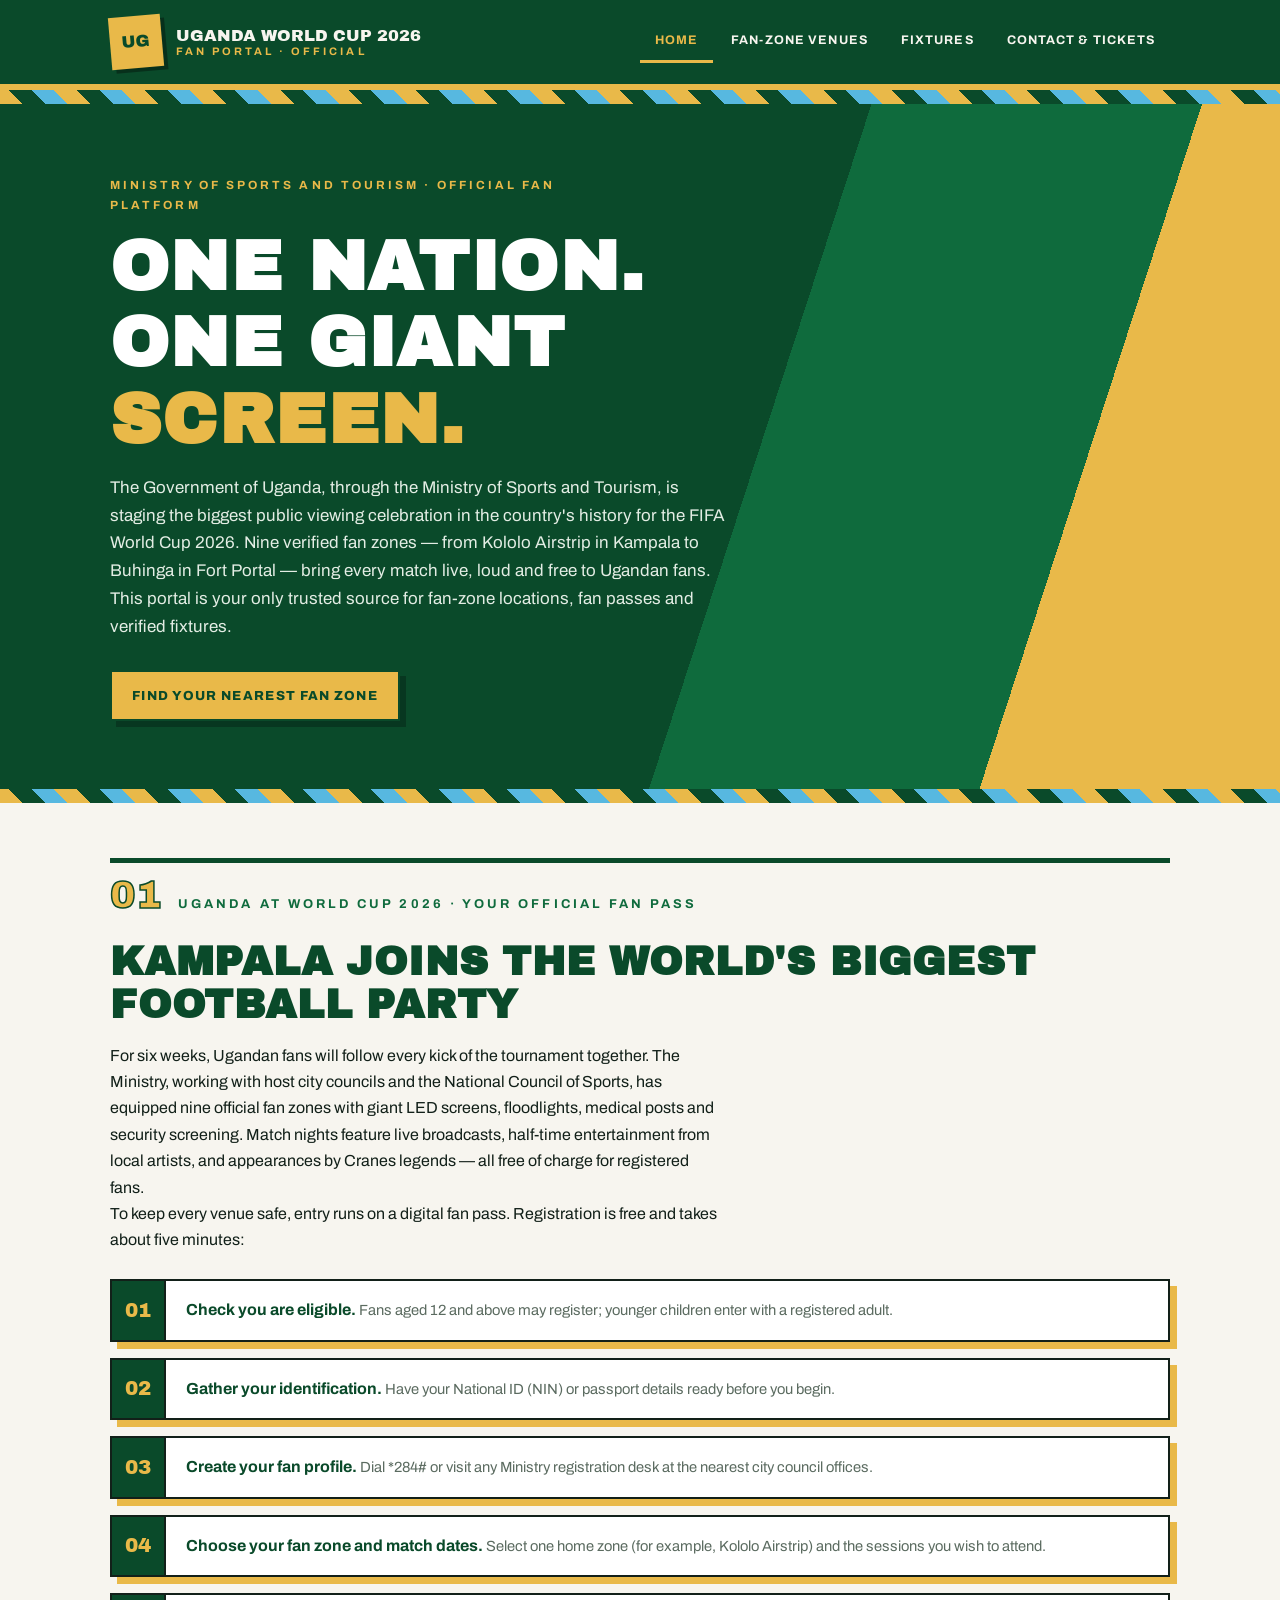
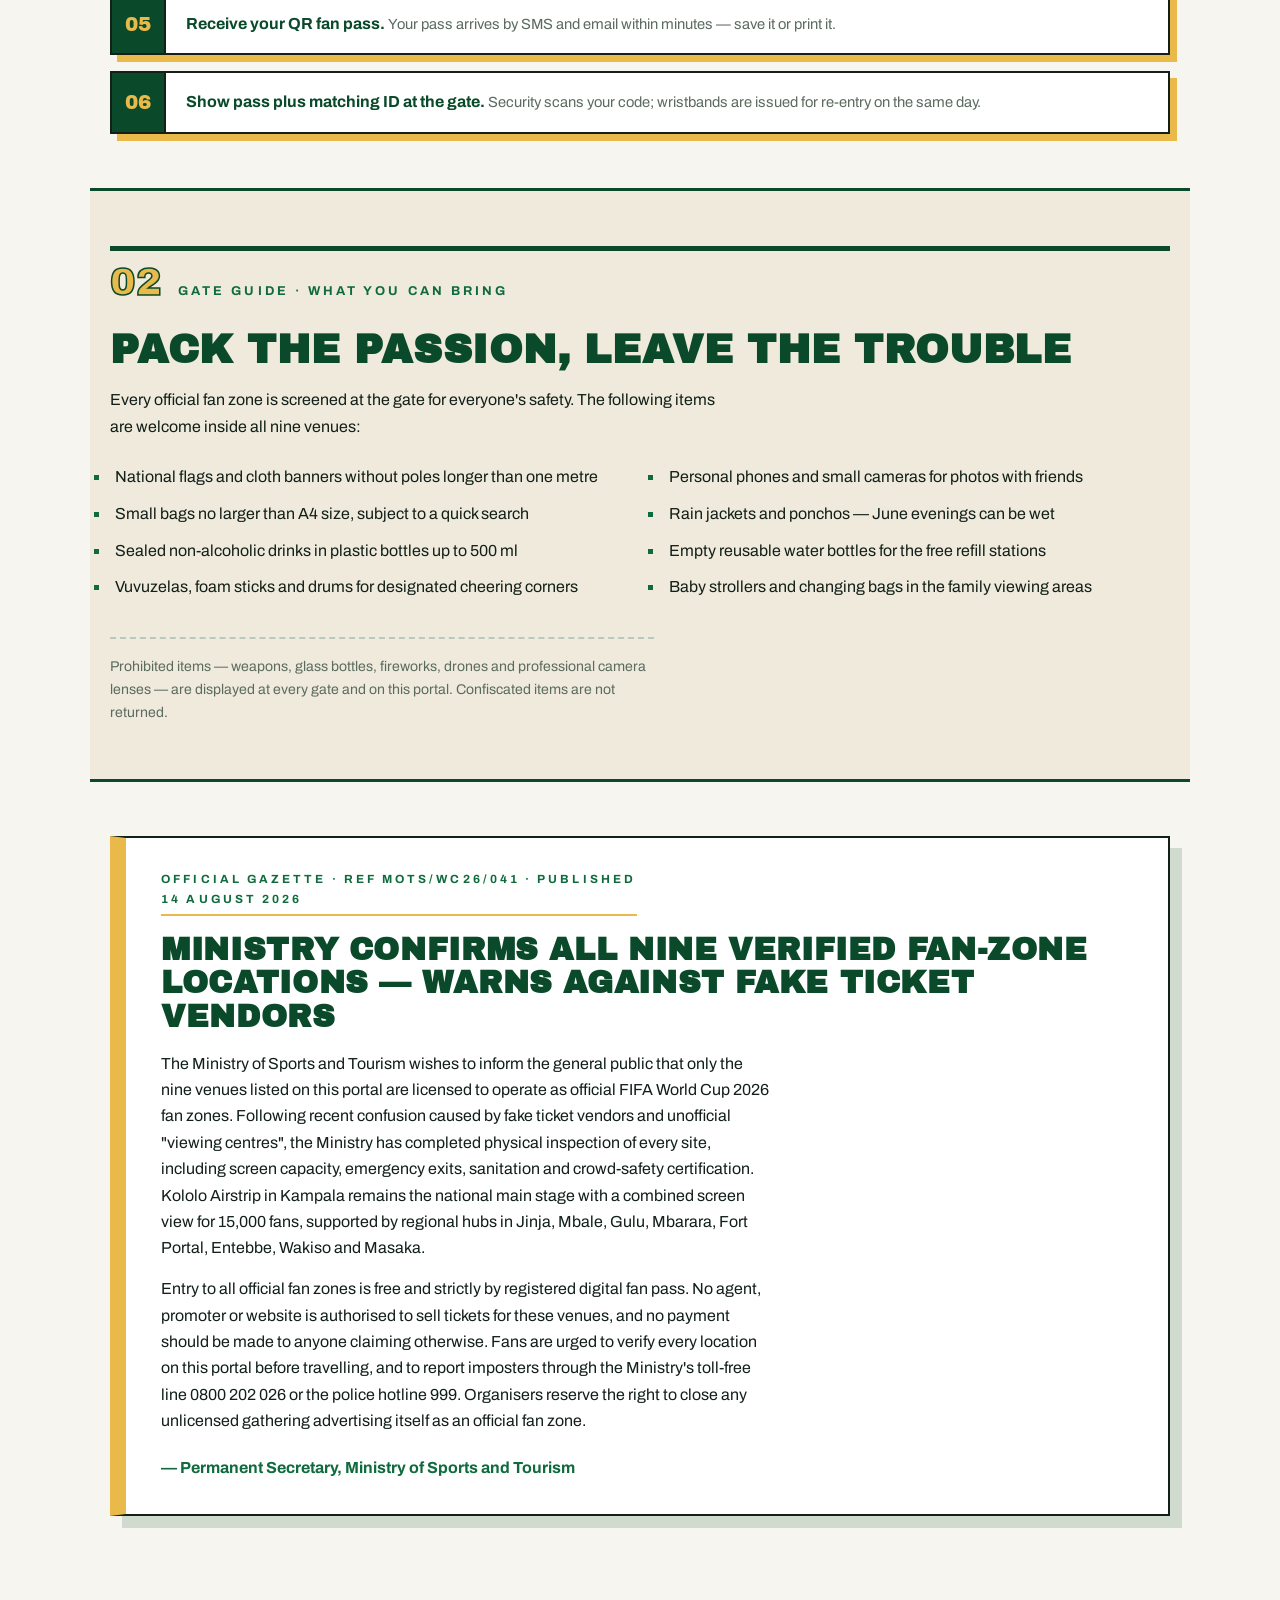
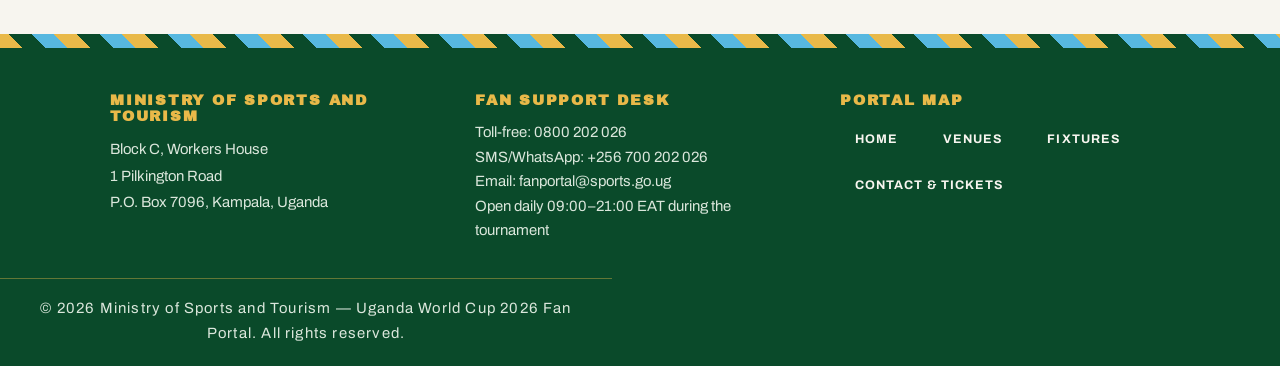
<file: index.html>
<!DOCTYPE html>
<html lang="en">
<head>
  <meta charset="UTF-8">
  <meta name="viewport" content="width=device-width, initial-scale=1.0, viewport-fit=cover">
  <meta name="theme-color" content="#0a4a2a">
  <meta name="description" content="Official Uganda World Cup 2026 Fan Portal — verified fan zones, fan-pass registration, fixtures and Ministry announcements.">
  <title>Uganda World Cup 2026 Fan Portal | Home</title>
  <link rel="preconnect" href="https://fonts.googleapis.com">
  <link rel="preconnect" href="https://fonts.gstatic.com" crossorigin>
  <link href="https://fonts.googleapis.com/css2?family=Archivo:wght@400;700&family=Archivo+Black&display=swap" rel="stylesheet">
  <link rel="stylesheet" href="styles.css">
</head>
<body>
  <a class="skip-link" href="#main">Skip to main content</a>

  <header class="site-header">
    <div class="header-inner">
      <a class="brand" href="index.html">
        <span class="brand-mark" aria-hidden="true">UG</span>
        <span class="brand-text">
          Uganda World Cup 2026
          <small>Fan Portal &middot; Official</small>
        </span>
      </a>
      <nav class="main-nav" aria-label="Primary navigation">
        <ul>
          <li><a href="index.html" aria-current="page">Home</a></li>
          <li><a href="venues.html">Fan-Zone Venues</a></li>
          <li><a href="fixtures.html">Fixtures</a></li>
          <li><a href="contact.html">Contact &amp; Tickets</a></li>
        </ul>
      </nav>
    </div>
  </header>
  <div class="pattern-strip" role="presentation"></div>

  <main id="main">

    <!-- Hero -->
    <section class="hero" aria-labelledby="hero-heading">
      <div class="hero-inner">
        <p class="hero-tagline">Ministry of Sports and Tourism &middot; Official Fan Platform</p>
        <h1 id="hero-heading">One nation.<br>One giant <em>screen.</em></h1>
        <p class="lede">
          The Government of Uganda, through the Ministry of Sports and Tourism, is staging the
          biggest public viewing celebration in the country's history for the FIFA World Cup 2026.
          Nine verified fan zones — from Kololo Airstrip in Kampala to Buhinga in Fort Portal —
          bring every match live, loud and free to Ugandan fans. This portal is your only trusted
          source for fan-zone locations, fan passes and verified fixtures.
        </p>
        <p class="hero-cta">
          <a class="target-link" href="venues.html">Find your nearest fan zone</a>
        </p>
      </div>
    </section>
    <div class="pattern-strip" role="presentation"></div>

    <!-- Section 01: introduction + ordered registration steps -->
    <section class="section" id="fan-pass" aria-labelledby="pass-heading">
      <div class="section-kicker">
        <span class="num" aria-hidden="true">01</span>
        <span class="label" id="pass-heading">Uganda at World Cup 2026 &middot; Your Official Fan Pass</span>
      </div>
      <h2>Kampala joins the world's biggest football party</h2>
      <p>
        For six weeks, Ugandan fans will follow every kick of the tournament together. The
        Ministry, working with host city councils and the National Council of Sports, has
        equipped nine official fan zones with giant LED screens, floodlights, medical posts
        and security screening. Match nights feature live broadcasts, half-time entertainment
        from local artists, and appearances by Cranes legends — all free of charge for
        registered fans.
      </p>
      <p>
        To keep every venue safe, entry runs on a digital fan pass. Registration is free and
        takes about five minutes:
      </p>

      <ol class="steps">
        <li>
          <strong>Check you are eligible.</strong>
          <em>Fans aged 12 and above may register; younger children enter with a registered adult.</em>
        </li>
        <li>
          <strong>Gather your identification.</strong>
          <em>Have your National ID (NIN) or passport details ready before you begin.</em>
        </li>
        <li>
          <strong>Create your fan profile.</strong>
          <em>Dial *284# or visit any Ministry registration desk at the nearest city council offices.</em>
        </li>
        <li>
          <strong>Choose your fan zone and match dates.</strong>
          <em>Select one home zone (for example, Kololo Airstrip) and the sessions you wish to attend.</em>
        </li>
        <li>
          <strong>Receive your QR fan pass.</strong>
          <em>Your pass arrives by SMS and email within minutes — save it or print it.</em>
        </li>
        <li>
          <strong>Show pass plus matching ID at the gate.</strong>
          <em>Security scans your code; wristbands are issued for re-entry on the same day.</em>
        </li>
      </ol>
    </section>

    <!-- Section 02: permitted items with square bullets -->
    <section class="section alt-band" id="what-to-bring" aria-labelledby="bring-heading">
      <div class="section-kicker">
        <span class="num" aria-hidden="true">02</span>
        <span class="label" id="bring-heading">Gate Guide &middot; What You Can Bring</span>
      </div>
      <h2>Pack the passion, leave the trouble</h2>
      <p>
        Every official fan zone is screened at the gate for everyone's safety. The following
        items are welcome inside all nine venues:
      </p>
      <ul class="perks">
        <li>National flags and cloth banners without poles longer than one metre</li>
        <li>Small bags no larger than A4 size, subject to a quick search</li>
        <li>Sealed non-alcoholic drinks in plastic bottles up to 500&nbsp;ml</li>
        <li>Vuvuzelas, foam sticks and drums for designated cheering corners</li>
        <li>Personal phones and small cameras for photos with friends</li>
        <li>Rain jackets and ponchos — June evenings can be wet</li>
        <li>Empty reusable water bottles for the free refill stations</li>
        <li>Baby strollers and changing bags in the family viewing areas</li>
      </ul>
      <p class="fineprint">
        Prohibited items — weapons, glass bottles, fireworks, drones and professional camera
        lenses — are displayed at every gate and on this portal. Confiscated items are not returned.
      </p>
    </section>

    <!-- Article: official announcement -->
    <section class="section" aria-labelledby="announce-wrap">
      <div class="notice">
        <article aria-labelledby="announce-heading">
          <p class="gazette-meta">Official Gazette &middot; Ref MOTS/WC26/041 &middot; Published 14 August 2026</p>
          <h2 id="announce-heading">Ministry confirms all nine verified fan-zone locations — warns against fake ticket vendors</h2>
          <p>
            The Ministry of Sports and Tourism wishes to inform the general public that only the
            nine venues listed on this portal are licensed to operate as official FIFA World Cup
            2026 fan zones. Following recent confusion caused by fake ticket vendors and
            unofficial "viewing centres", the Ministry has completed physical inspection of every
            site, including screen capacity, emergency exits, sanitation and crowd-safety
            certification. Kololo Airstrip in Kampala remains the national main stage with a
            combined screen view for 15,000 fans, supported by regional hubs in Jinja, Mbale,
            Gulu, Mbarara, Fort Portal, Entebbe, Wakiso and Masaka.
          </p>
          <p>
            Entry to all official fan zones is free and strictly by registered digital fan pass.
            No agent, promoter or website is authorised to sell tickets for these venues, and no
            payment should be made to anyone claiming otherwise. Fans are urged to verify every
            location on this portal before travelling, and to report imposters through the
            Ministry's toll-free line 0800&nbsp;202&nbsp;026 or the police hotline 999. Organisers
            reserve the right to close any unlicensed gathering advertising itself as an official
            fan zone.
          </p>
          <footer>— Permanent Secretary, Ministry of Sports and Tourism</footer>
        </article>
      </div>
    </section>
  </main>

  <footer class="site-footer">
    <div class="pattern-strip" role="presentation"></div>
    <div class="footer-grid">
      <div>
        <h4>Ministry of Sports and Tourism</h4>
        <address>
          Block C, Workers House<br>
          1 Pilkington Road<br>
          P.O. Box 7096, Kampala, Uganda
        </address>
      </div>
      <div>
        <h4>Fan Support Desk</h4>
        <p>
          Toll-free: 0800 202 026<br>
          SMS/WhatsApp: +256 700 202 026<br>
          Email: fanportal@sports.go.ug<br>
          Open daily 09:00–21:00 EAT during the tournament
        </p>
      </div>
      <div>
        <h4>Portal Map</h4>
        <ul class="footer-nav">
          <li><a href="index.html">Home</a></li>
          <li><a href="venues.html">Venues</a></li>
          <li><a href="fixtures.html">Fixtures</a></li>
          <li><a href="contact.html">Contact &amp; Tickets</a></li>
        </ul>
      </div>
    </div>
    <p class="copyright">&copy; 2026 Ministry of Sports and Tourism — Uganda World Cup 2026 Fan Portal. All rights reserved.</p>
  </footer>
</body>
</html>
</file>
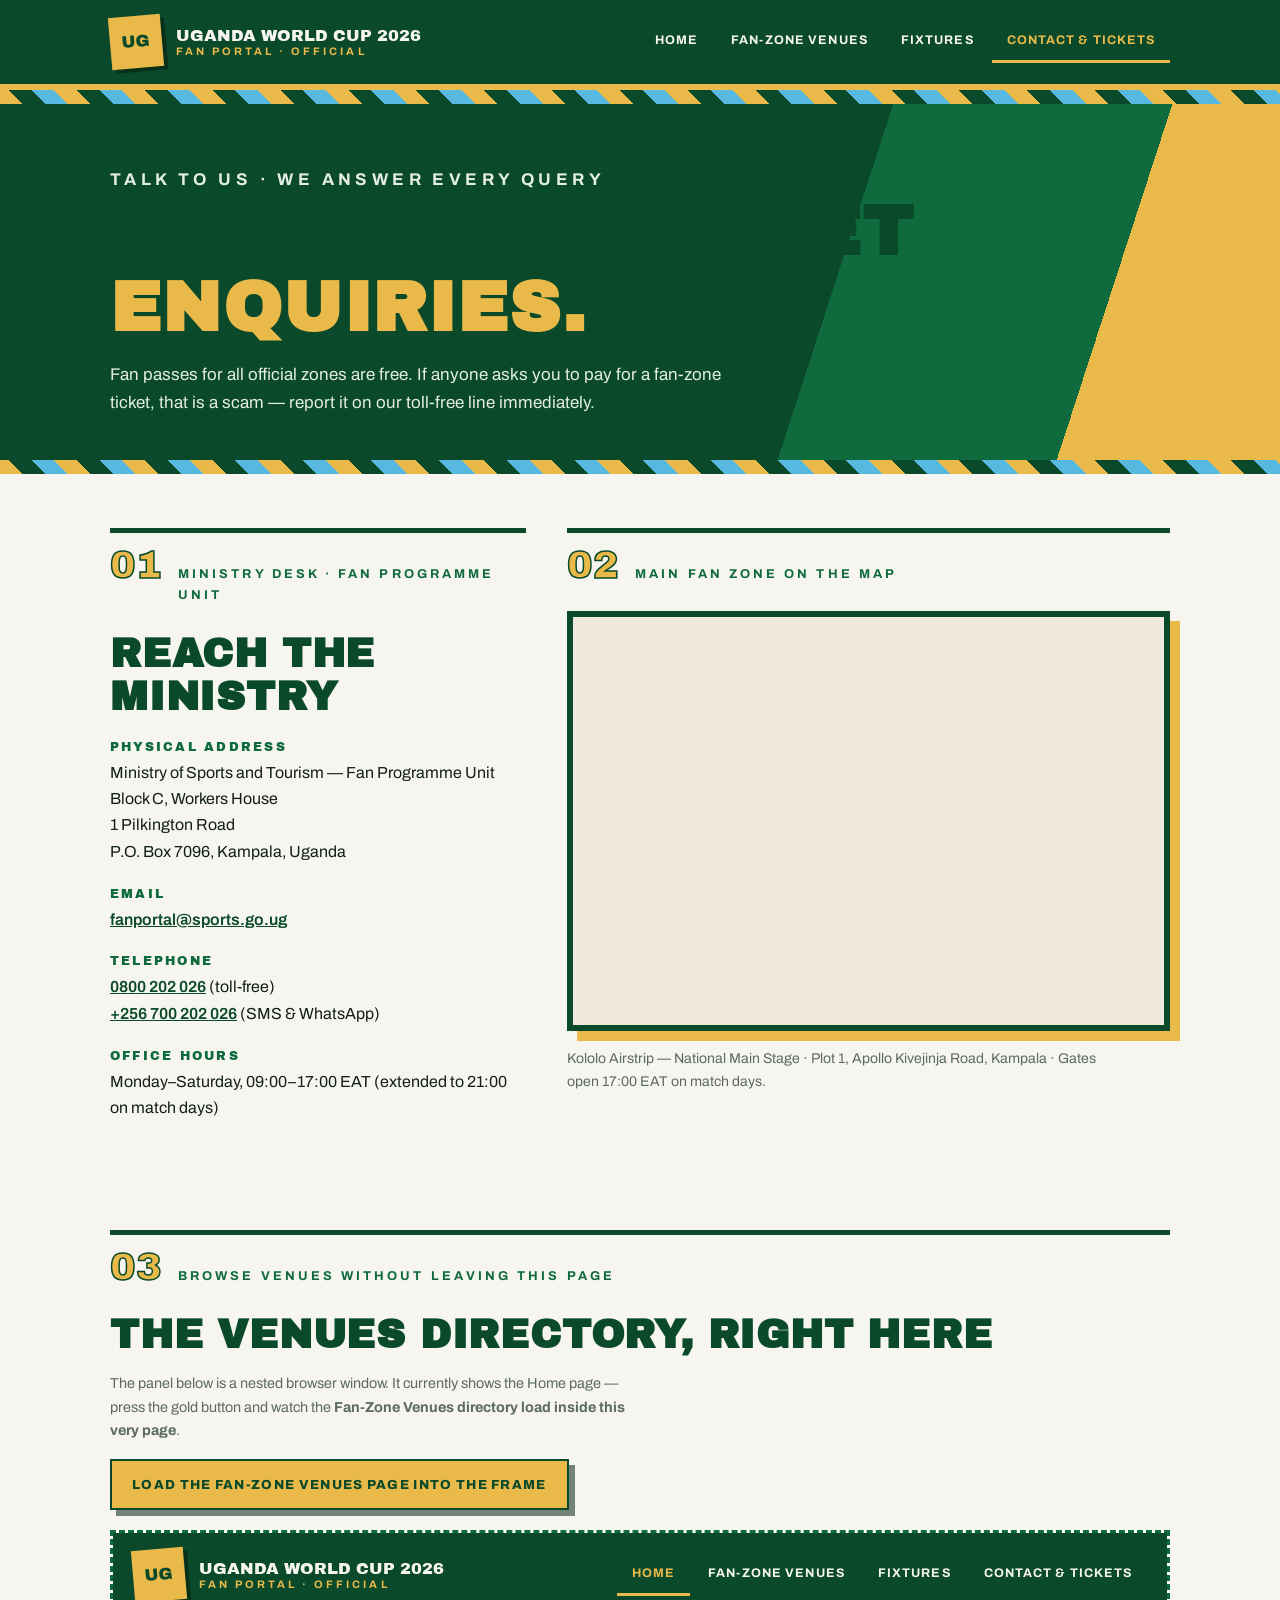
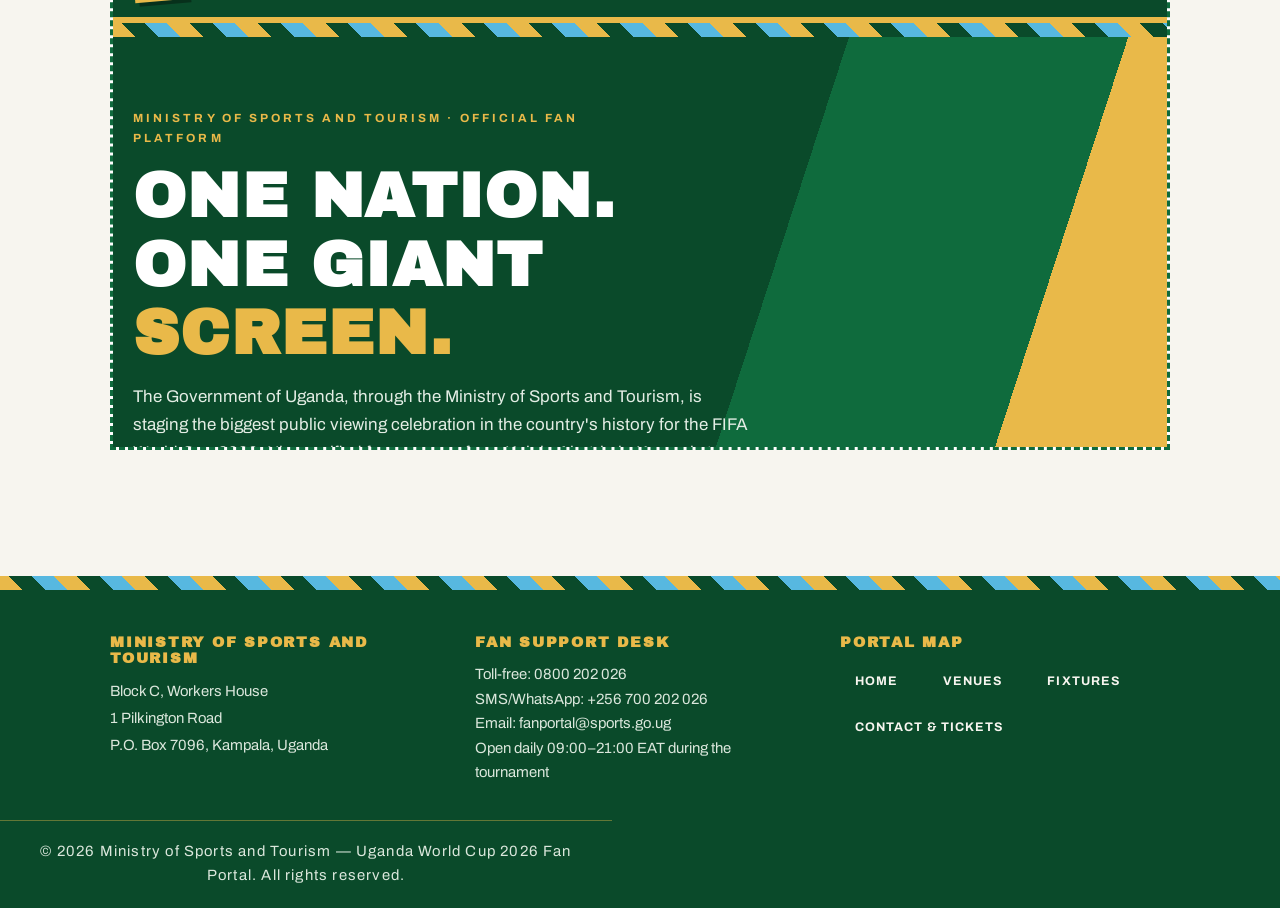
<file: contact.html>
<!DOCTYPE html>
<html lang="en">
<head>
  <meta charset="UTF-8">
  <meta name="viewport" content="width=device-width, initial-scale=1.0, viewport-fit=cover">
  <meta name="theme-color" content="#0a4a2a">
  <meta name="description" content="Contact the Ministry of Sports and Tourism about fan passes and ticket enquiries — Uganda World Cup 2026 Fan Portal.">
  <title>Contact &amp; Ticket Enquiries | Uganda World Cup 2026 Fan Portal</title>
  <link rel="preconnect" href="https://fonts.googleapis.com">
  <link rel="preconnect" href="https://fonts.gstatic.com" crossorigin>
  <link href="https://fonts.googleapis.com/css2?family=Archivo:wght@400;700&family=Archivo+Black&display=swap" rel="stylesheet">
  <link rel="stylesheet" href="styles.css">
</head>
<body>
  <a class="skip-link" href="#main">Skip to main content</a>

  <header class="site-header">
    <div class="header-inner">
      <a class="brand" href="index.html">
        <span class="brand-mark" aria-hidden="true">UG</span>
        <span class="brand-text">
          Uganda World Cup 2026
          <small>Fan Portal &middot; Official</small>
        </span>
      </a>
      <nav class="main-nav" aria-label="Primary navigation">
        <ul>
          <li><a href="index.html">Home</a></li>
          <li><a href="venues.html">Fan-Zone Venues</a></li>
          <li><a href="fixtures.html">Fixtures</a></li>
          <li><a href="contact.html" aria-current="page">Contact &amp; Tickets</a></li>
        </ul>
      </nav>
    </div>
  </header>
  <div class="pattern-strip" role="presentation"></div>

  <main id="main">

    <!-- Page hero -->
    <section class="page-hero" aria-labelledby="contact-heading">
      <div class="wrap">
        <p class="hero-tagline">Talk to Us &middot; We Answer Every Query</p>
        <h1 id="contact-heading">Contact &amp; Ticket <em>Enquiries.</em></h1>
        <p>
          Fan passes for all official zones are free. If anyone asks you to pay for a fan-zone
          ticket, that is a scam — report it on our toll-free line immediately.
        </p>
      </div>
    </section>
    <div class="pattern-strip" role="presentation"></div>

    <!-- Ministry details + map -->
    <div class="section contact-grid">

      <!-- Definition list inside a semantic section -->
      <section aria-labelledby="ministry-heading">
        <div class="section-kicker">
          <span class="num" aria-hidden="true">01</span>
          <span class="label" id="ministry-heading">Ministry Desk &middot; Fan Programme Unit</span>
        </div>
        <h2>Reach the Ministry</h2>

        <dl class="ministry">
          <dt>Physical Address</dt>
          <dd>
            <address>
              Ministry of Sports and Tourism — Fan Programme Unit<br>
              Block C, Workers House<br>
              1 Pilkington Road<br>
              P.O. Box 7096, Kampala, Uganda
            </address>
          </dd>

          <dt>Email</dt>
          <dd><a href="mailto:fanportal@sports.go.ug">fanportal@sports.go.ug</a></dd>

          <dt>Telephone</dt>
          <dd>
            <a href="tel:+256800202026">0800&nbsp;202&nbsp;026</a> (toll-free)<br>
            <a href="tel:+256700202026">+256&nbsp;700&nbsp;202&nbsp;026</a> (SMS &amp; WhatsApp)
          </dd>

          <dt>Office Hours</dt>
          <dd>Monday–Saturday, 09:00–17:00 EAT (extended to 21:00 on match days)</dd>
        </dl>
      </section>

      <!-- Google Map of the main fan zone -->
      <section class="map-frame" aria-labelledby="map-heading">
        <div class="section-kicker">
          <span class="num" aria-hidden="true">02</span>
          <span class="label" id="map-heading">Main Fan Zone On The Map</span>
        </div>
        <iframe
          src="https://www.google.com/maps?q=Kololo+Airstrip,+Kampala,+Uganda&output=embed"
          width="640"
          height="420"
          loading="lazy"
          referrerpolicy="no-referrer-when-downgrade"
          title="Google Map showing the location of Kololo Airstrip, the national main-stage fan zone for the FIFA World Cup 2026 in Kampala, Uganda"></iframe>
        <p class="map-caption">
          Kololo Airstrip — National Main Stage &middot; Plot 1, Apollo Kivejinja Road, Kampala &middot;
          Gates open 17:00 EAT on match days.
        </p>
      </section>
    </div>

    <!-- Named iframe target navigation demo -->
    <section class="section frame-demo" aria-labelledby="frame-heading">
      <div class="section-kicker">
        <span class="num" aria-hidden="true">03</span>
        <span class="label" id="frame-heading">Browse Venues Without Leaving This Page</span>
      </div>
      <h2>The venues directory, right here</h2>
      <p class="demo-note">
        The panel below is a nested browser window. It currently shows the Home page — press the
        gold button and watch the <strong>Fan-Zone Venues directory load inside this very page</strong>.
      </p>
      <p style="margin-top:1rem;">
        <a class="target-link" href="venues.html" target="venueFrame">Load the Fan-Zone Venues page into the frame</a>
      </p>
      <iframe
        name="venueFrame"
        src="index.html"
        loading="lazy"
        title="Nested window previewing portal pages — the Fan-Zone Venues directory loads here when you activate the link above"></iframe>
    </section>
  </main>

  <footer class="site-footer">
    <div class="pattern-strip" role="presentation"></div>
    <div class="footer-grid">
      <div>
        <h4>Ministry of Sports and Tourism</h4>
        <address>
          Block C, Workers House<br>
          1 Pilkington Road<br>
          P.O. Box 7096, Kampala, Uganda
        </address>
      </div>
      <div>
        <h4>Fan Support Desk</h4>
        <p>
          Toll-free: 0800 202 026<br>
          SMS/WhatsApp: +256 700 202 026<br>
          Email: fanportal@sports.go.ug<br>
          Open daily 09:00–21:00 EAT during the tournament
        </p>
      </div>
      <div>
        <h4>Portal Map</h4>
        <ul class="footer-nav">
          <li><a href="index.html">Home</a></li>
          <li><a href="venues.html">Venues</a></li>
          <li><a href="fixtures.html">Fixtures</a></li>
          <li><a href="contact.html">Contact &amp; Tickets</a></li>
        </ul>
      </div>
    </div>
    <p class="copyright">&copy; 2026 Ministry of Sports and Tourism — Uganda World Cup 2026 Fan Portal. All rights reserved.</p>
  </footer>
</body>
</html>
</file>
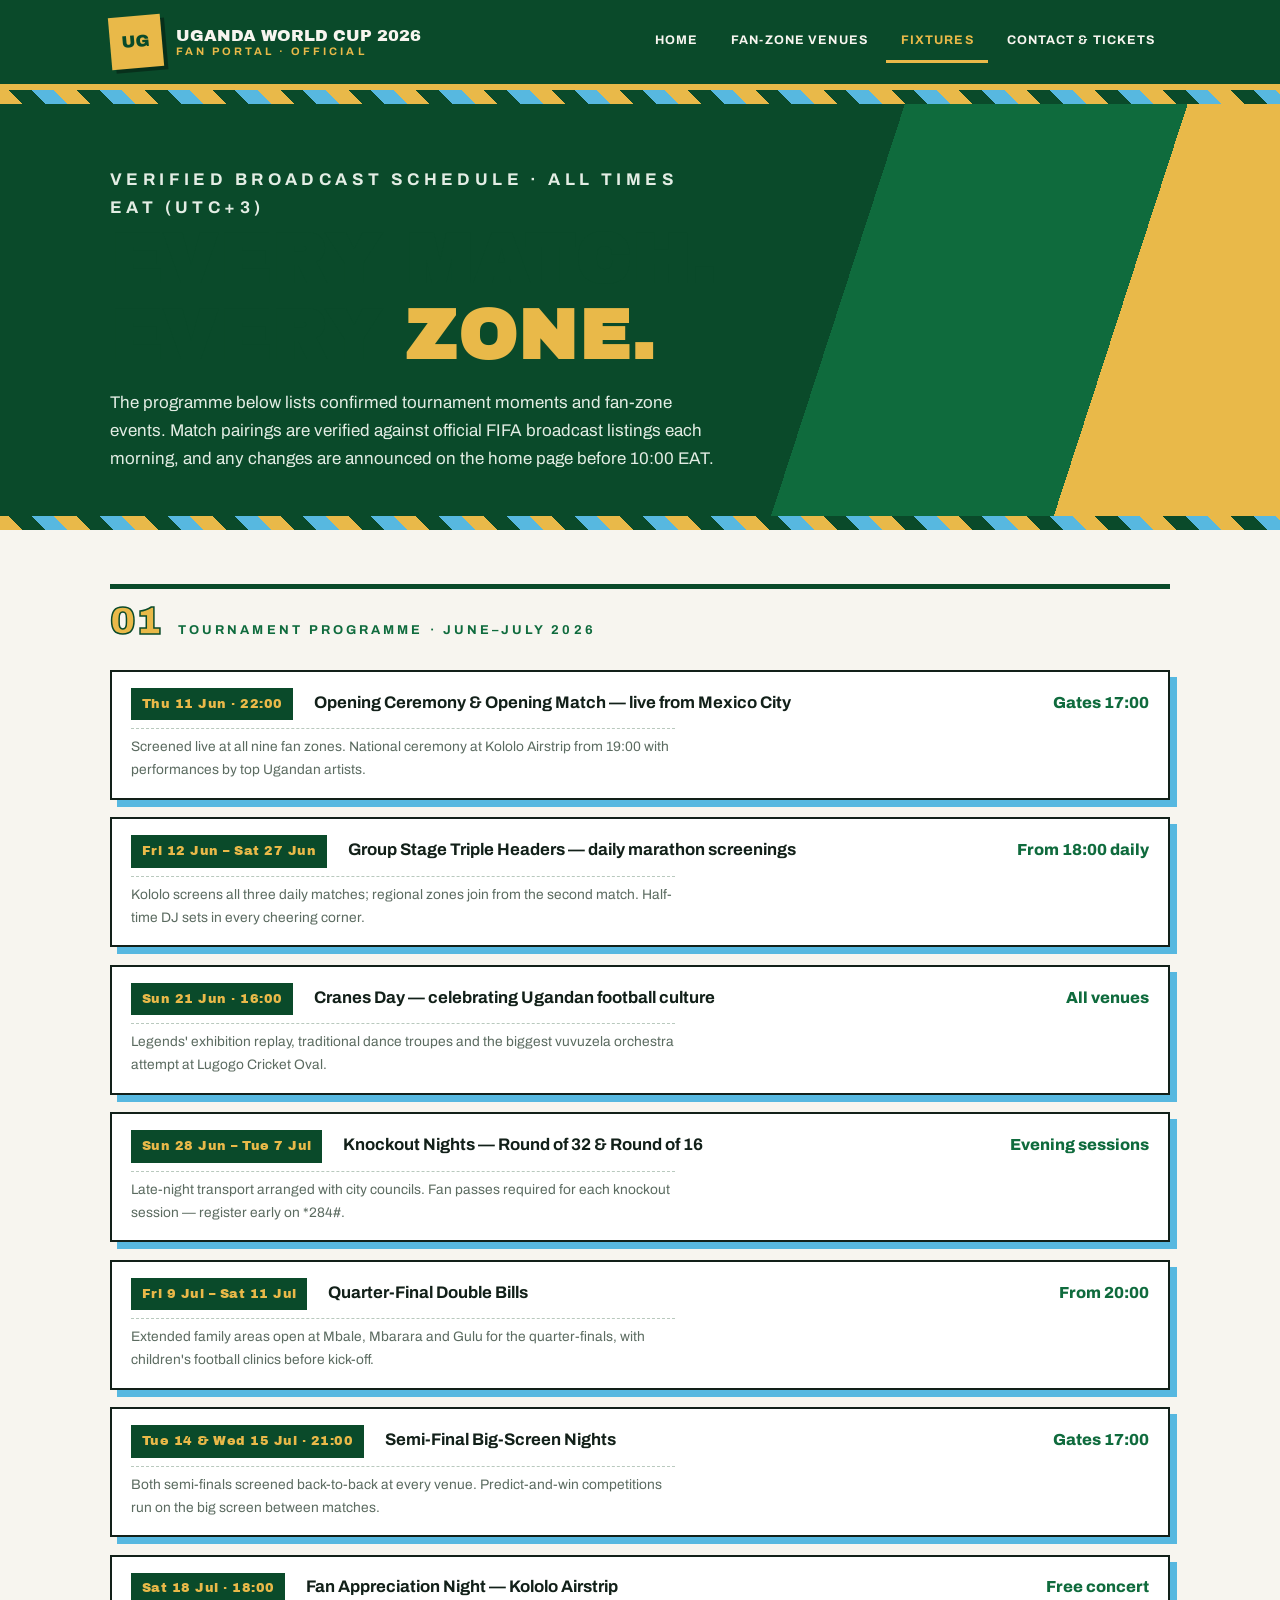
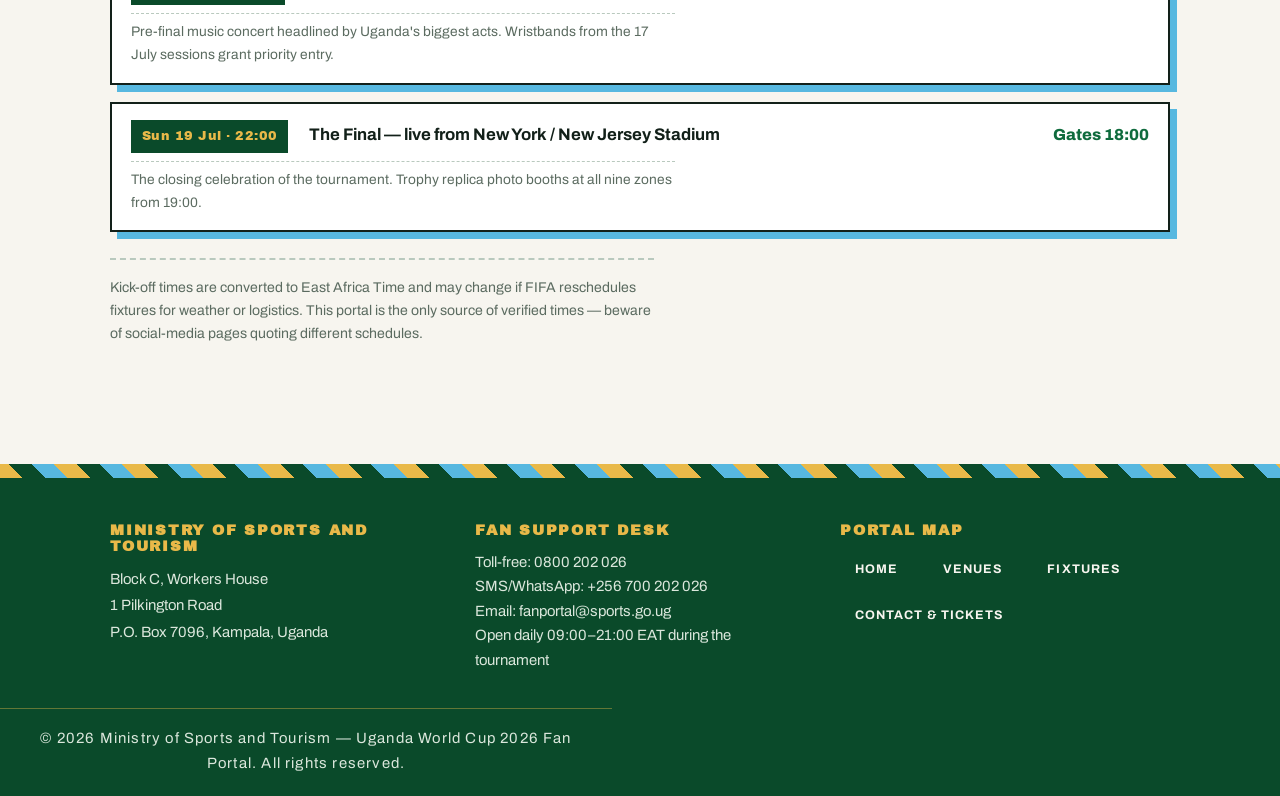
<file: fixtures.html>
<!DOCTYPE html>
<html lang="en">
<head>
  <meta charset="UTF-8">
  <meta name="viewport" content="width=device-width, initial-scale=1.0, viewport-fit=cover">
  <meta name="theme-color" content="#0a4a2a">
  <meta name="description" content="Verified World Cup 2026 broadcast schedule at Uganda's official fan zones — all times East Africa Time.">
  <title>Fixtures | Uganda World Cup 2026 Fan Portal</title>
  <link rel="preconnect" href="https://fonts.googleapis.com">
  <link rel="preconnect" href="https://fonts.gstatic.com" crossorigin>
  <link href="https://fonts.googleapis.com/css2?family=Archivo:wght@400;700&family=Archivo+Black&display=swap" rel="stylesheet">
  <link rel="stylesheet" href="styles.css">
</head>
<body>
  <a class="skip-link" href="#main">Skip to main content</a>

  <header class="site-header">
    <div class="header-inner">
      <a class="brand" href="index.html">
        <span class="brand-mark" aria-hidden="true">UG</span>
        <span class="brand-text">
          Uganda World Cup 2026
          <small>Fan Portal &middot; Official</small>
        </span>
      </a>
      <nav class="main-nav" aria-label="Primary navigation">
        <ul>
          <li><a href="index.html">Home</a></li>
          <li><a href="venues.html">Fan-Zone Venues</a></li>
          <li><a href="fixtures.html" aria-current="page">Fixtures</a></li>
          <li><a href="contact.html">Contact &amp; Tickets</a></li>
        </ul>
      </nav>
    </div>
  </header>
  <div class="pattern-strip" role="presentation"></div>

  <main id="main">

    <!-- Page hero -->
    <section class="page-hero" aria-labelledby="fixtures-heading">
      <div class="wrap">
        <p class="hero-tagline">Verified Broadcast Schedule &middot; All Times EAT (UTC+3)</p>
        <h1 id="fixtures-heading">Every match.<br>Every <em>zone.</em></h1>
        <p>
          The programme below lists confirmed tournament moments and fan-zone events. Match
          pairings are verified against official FIFA broadcast listings each morning, and any
          changes are announced on the home page before 10:00 EAT.
        </p>
      </div>
    </section>
    <div class="pattern-strip" role="presentation"></div>

    <!-- Fixtures board -->
    <section class="section" aria-labelledby="board-heading">
      <div class="section-kicker">
        <span class="num" aria-hidden="true">01</span>
        <span class="label" id="board-heading">Tournament Programme &middot; June–July 2026</span>
      </div>

      <div class="fixture-list">
        <article class="fixture">
          <span class="date">Thu 11 Jun &middot; 22:00</span>
          <span class="teams">Opening Ceremony &amp; Opening Match — live from Mexico City</span>
          <span class="time">Gates 17:00</span>
          <p class="venue-note">Screened live at all nine fan zones. National ceremony at Kololo Airstrip from 19:00 with performances by top Ugandan artists.</p>
        </article>

        <article class="fixture">
          <span class="date">Fri 12 Jun – Sat 27 Jun</span>
          <span class="teams">Group Stage Triple Headers — daily marathon screenings</span>
          <span class="time">From 18:00 daily</span>
          <p class="venue-note">Kololo screens all three daily matches; regional zones join from the second match. Half-time DJ sets in every cheering corner.</p>
        </article>

        <article class="fixture">
          <span class="date">Sun 21 Jun &middot; 16:00</span>
          <span class="teams">Cranes Day — celebrating Ugandan football culture</span>
          <span class="time">All venues</span>
          <p class="venue-note">Legends' exhibition replay, traditional dance troupes and the biggest vuvuzela orchestra attempt at Lugogo Cricket Oval.</p>
        </article>

        <article class="fixture">
          <span class="date">Sun 28 Jun – Tue 7 Jul</span>
          <span class="teams">Knockout Nights — Round of 32 &amp; Round of 16</span>
          <span class="time">Evening sessions</span>
          <p class="venue-note">Late-night transport arranged with city councils. Fan passes required for each knockout session — register early on *284#.</p>
        </article>

        <article class="fixture">
          <span class="date">Fri 9 Jul – Sat 11 Jul</span>
          <span class="teams">Quarter-Final Double Bills</span>
          <span class="time">From 20:00</span>
          <p class="venue-note">Extended family areas open at Mbale, Mbarara and Gulu for the quarter-finals, with children's football clinics before kick-off.</p>
        </article>

        <article class="fixture">
          <span class="date">Tue 14 &amp; Wed 15 Jul &middot; 21:00</span>
          <span class="teams">Semi-Final Big-Screen Nights</span>
          <span class="time">Gates 17:00</span>
          <p class="venue-note">Both semi-finals screened back-to-back at every venue. Predict-and-win competitions run on the big screen between matches.</p>
        </article>

        <article class="fixture">
          <span class="date">Sat 18 Jul &middot; 18:00</span>
          <span class="teams">Fan Appreciation Night — Kololo Airstrip</span>
          <span class="time">Free concert</span>
          <p class="venue-note">Pre-final music concert headlined by Uganda's biggest acts. Wristbands from the 17 July sessions grant priority entry.</p>
        </article>

        <article class="fixture">
          <span class="date">Sun 19 Jul &middot; 22:00</span>
          <span class="teams">The Final — live from New York / New Jersey Stadium</span>
          <span class="time">Gates 18:00</span>
          <p class="venue-note">The closing celebration of the tournament. Trophy replica photo booths at all nine zones from 19:00.</p>
        </article>
      </div>

      <p class="fineprint">
        Kick-off times are converted to East Africa Time and may change if FIFA reschedules
        fixtures for weather or logistics. This portal is the only source of verified times —
        beware of social-media pages quoting different schedules.
      </p>
    </section>
  </main>

  <footer class="site-footer">
    <div class="pattern-strip" role="presentation"></div>
    <div class="footer-grid">
      <div>
        <h4>Ministry of Sports and Tourism</h4>
        <address>
          Block C, Workers House<br>
          1 Pilkington Road<br>
          P.O. Box 7096, Kampala, Uganda
        </address>
      </div>
      <div>
        <h4>Fan Support Desk</h4>
        <p>
          Toll-free: 0800 202 026<br>
          SMS/WhatsApp: +256 700 202 026<br>
          Email: fanportal@sports.go.ug<br>
          Open daily 09:00–21:00 EAT during the tournament
        </p>
      </div>
      <div>
        <h4>Portal Map</h4>
        <ul class="footer-nav">
          <li><a href="index.html">Home</a></li>
          <li><a href="venues.html">Venues</a></li>
          <li><a href="fixtures.html">Fixtures</a></li>
          <li><a href="contact.html">Contact &amp; Tickets</a></li>
        </ul>
      </div>
    </div>
    <p class="copyright">&copy; 2026 Ministry of Sports and Tourism — Uganda World Cup 2026 Fan Portal. All rights reserved.</p>
  </footer>
</body>
</html>
</file>
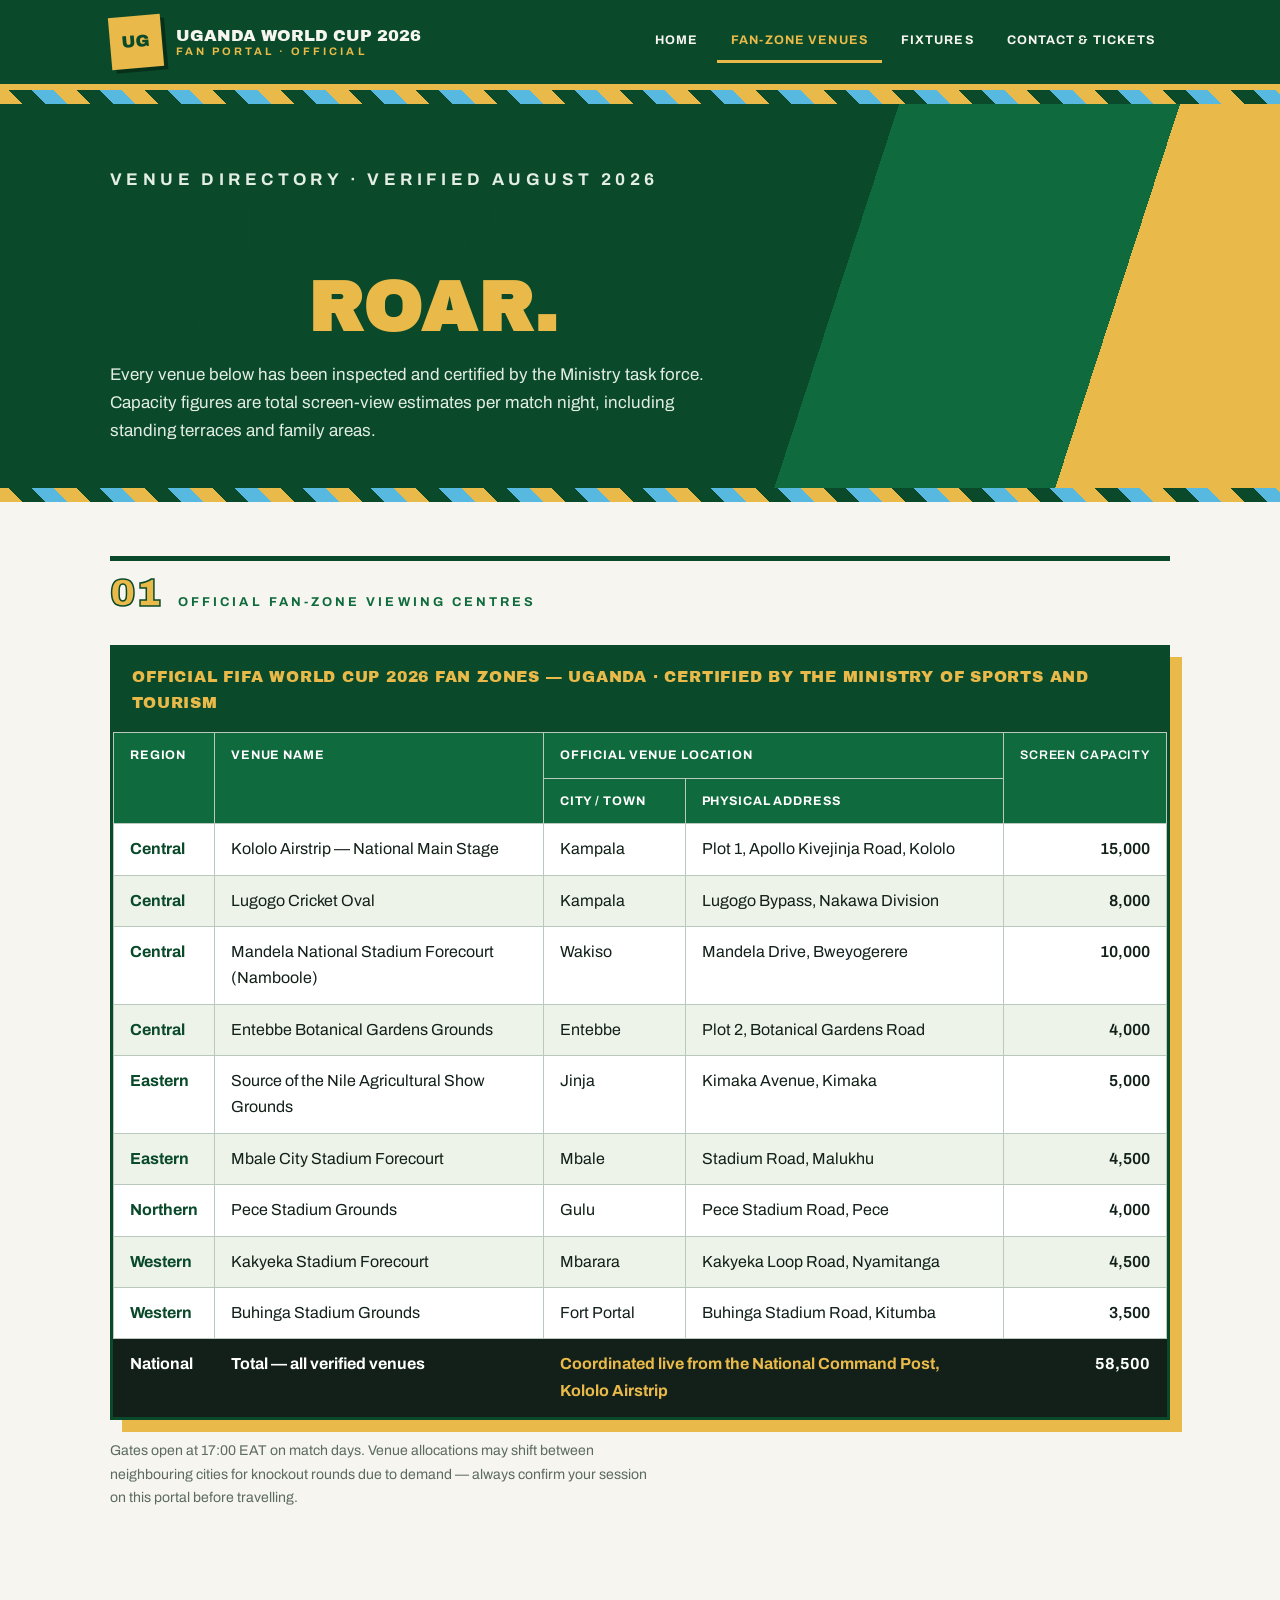
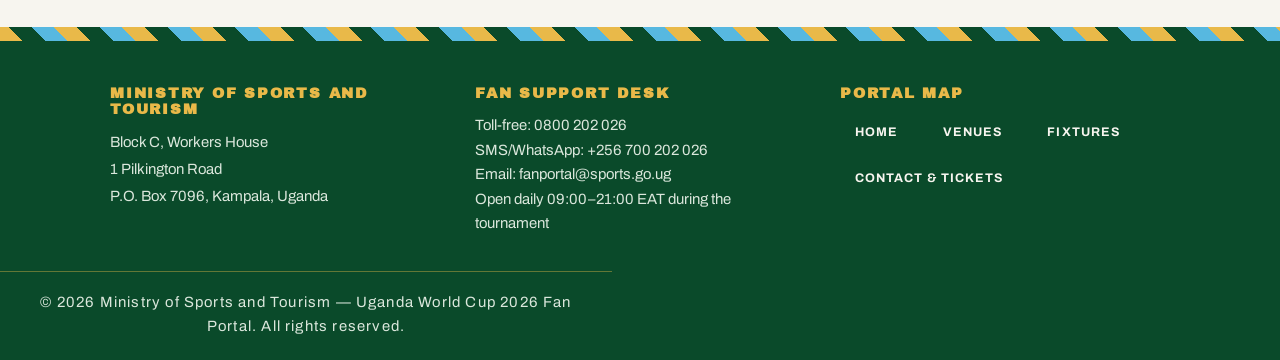
<file: venues.html>
<!DOCTYPE html>
<html lang="en">
<head>
  <meta charset="UTF-8">
  <meta name="viewport" content="width=device-width, initial-scale=1.0, viewport-fit=cover">
  <meta name="theme-color" content="#0a4a2a">
  <meta name="description" content="All nine verified FIFA World Cup 2026 fan-zone venues in Uganda — regions, addresses and screen capacities.">
  <title>Fan-Zone Venues | Uganda World Cup 2026 Fan Portal</title>
  <link rel="preconnect" href="https://fonts.googleapis.com">
  <link rel="preconnect" href="https://fonts.gstatic.com" crossorigin>
  <link href="https://fonts.googleapis.com/css2?family=Archivo:wght@400;700&family=Archivo+Black&display=swap" rel="stylesheet">
  <link rel="stylesheet" href="styles.css">
</head>
<body>
  <a class="skip-link" href="#main">Skip to main content</a>

  <header class="site-header">
    <div class="header-inner">
      <a class="brand" href="index.html">
        <span class="brand-mark" aria-hidden="true">UG</span>
        <span class="brand-text">
          Uganda World Cup 2026
          <small>Fan Portal &middot; Official</small>
        </span>
      </a>
      <nav class="main-nav" aria-label="Primary navigation">
        <ul>
          <li><a href="index.html">Home</a></li>
          <li><a href="venues.html" aria-current="page">Fan-Zone Venues</a></li>
          <li><a href="fixtures.html">Fixtures</a></li>
          <li><a href="contact.html">Contact &amp; Tickets</a></li>
        </ul>
      </nav>
    </div>
  </header>
  <div class="pattern-strip" role="presentation"></div>

  <main id="main">

    <!-- Page hero -->
    <section class="page-hero" aria-labelledby="venues-heading">
      <div class="wrap">
        <p class="hero-tagline">Venue Directory &middot; Verified August 2026</p>
        <h1 id="venues-heading">Nine zones.<br>One <em>roar.</em></h1>
        <p>
          Every venue below has been inspected and certified by the Ministry task force.
          Capacity figures are total screen-view estimates per match night, including standing
          terraces and family areas.
        </p>
      </div>
    </section>
    <div class="pattern-strip" role="presentation"></div>

    <!-- Venues table -->
    <section class="section" aria-labelledby="directory-heading">
      <div class="section-kicker">
        <span class="num" aria-hidden="true">01</span>
        <span class="label" id="directory-heading">Official Fan-Zone Viewing Centres</span>
      </div>

      <p class="swipe-hint">Swipe the table sideways to see every column &rarr;</p>

      <div class="table-wrap">
        <table class="venues">
          <caption>
            Official FIFA World Cup 2026 Fan Zones — Uganda &middot; Certified by the Ministry of Sports and Tourism
          </caption>
          <thead>
            <tr>
              <th rowspan="2" scope="col">Region</th>
              <th rowspan="2" scope="col">Venue Name</th>
              <th colspan="2" scope="colgroup">Official Venue Location</th>
              <th rowspan="2" scope="col" class="num">Screen Capacity</th>
            </tr>
            <tr>
              <th scope="col">City / Town</th>
              <th scope="col">Physical Address</th>
            </tr>
          </thead>
          <tbody>
            <tr>
              <td class="region">Central</td>
              <td>Kololo Airstrip — National Main Stage</td>
              <td>Kampala</td>
              <td>Plot 1, Apollo Kivejinja Road, Kololo</td>
              <td class="num">15,000</td>
            </tr>
            <tr>
              <td class="region">Central</td>
              <td>Lugogo Cricket Oval</td>
              <td>Kampala</td>
              <td>Lugogo Bypass, Nakawa Division</td>
              <td class="num">8,000</td>
            </tr>
            <tr>
              <td class="region">Central</td>
              <td>Mandela National Stadium Forecourt (Namboole)</td>
              <td>Wakiso</td>
              <td>Mandela Drive, Bweyogerere</td>
              <td class="num">10,000</td>
            </tr>
            <tr>
              <td class="region">Central</td>
              <td>Entebbe Botanical Gardens Grounds</td>
              <td>Entebbe</td>
              <td>Plot 2, Botanical Gardens Road</td>
              <td class="num">4,000</td>
            </tr>
            <tr>
              <td class="region">Eastern</td>
              <td>Source of the Nile Agricultural Show Grounds</td>
              <td>Jinja</td>
              <td>Kimaka Avenue, Kimaka</td>
              <td class="num">5,000</td>
            </tr>
            <tr>
              <td class="region">Eastern</td>
              <td>Mbale City Stadium Forecourt</td>
              <td>Mbale</td>
              <td>Stadium Road, Malukhu</td>
              <td class="num">4,500</td>
            </tr>
            <tr>
              <td class="region">Northern</td>
              <td>Pece Stadium Grounds</td>
              <td>Gulu</td>
              <td>Pece Stadium Road, Pece</td>
              <td class="num">4,000</td>
            </tr>
            <tr>
              <td class="region">Western</td>
              <td>Kakyeka Stadium Forecourt</td>
              <td>Mbarara</td>
              <td>Kakyeka Loop Road, Nyamitanga</td>
              <td class="num">4,500</td>
            </tr>
            <tr>
              <td class="region">Western</td>
              <td>Buhinga Stadium Grounds</td>
              <td>Fort Portal</td>
              <td>Buhinga Stadium Road, Kitumba</td>
              <td class="num">3,500</td>
            </tr>
            <tr class="totals">
              <td>National</td>
              <td>Total — all verified venues</td>
              <td colspan="2">Coordinated live from the National Command Post, Kololo Airstrip</td>
              <td class="num">58,500</td>
            </tr>
          </tbody>
        </table>
      </div>

      <p class="table-note">
        Gates open at 17:00 EAT on match days. Venue allocations may shift between neighbouring
        cities for knockout rounds due to demand — always confirm your session on this portal
        before travelling.
      </p>
    </section>
  </main>

  <footer class="site-footer">
    <div class="pattern-strip" role="presentation"></div>
    <div class="footer-grid">
      <div>
        <h4>Ministry of Sports and Tourism</h4>
        <address>
          Block C, Workers House<br>
          1 Pilkington Road<br>
          P.O. Box 7096, Kampala, Uganda
        </address>
      </div>
      <div>
        <h4>Fan Support Desk</h4>
        <p>
          Toll-free: 0800 202 026<br>
          SMS/WhatsApp: +256 700 202 026<br>
          Email: fanportal@sports.go.ug<br>
          Open daily 09:00–21:00 EAT during the tournament
        </p>
      </div>
      <div>
        <h4>Portal Map</h4>
        <ul class="footer-nav">
          <li><a href="index.html">Home</a></li>
          <li><a href="venues.html">Venues</a></li>
          <li><a href="fixtures.html">Fixtures</a></li>
          <li><a href="contact.html">Contact &amp; Tickets</a></li>
        </ul>
      </div>
    </div>
    <p class="copyright">&copy; 2026 Ministry of Sports and Tourism — Uganda World Cup 2026 Fan Portal. All rights reserved.</p>
  </footer>
</body>
</html>
</file>
<file: styles.css>
/* ========================================================================
   UGANDA WORLD CUP 2026 FAN PORTAL
   Design system: "STADIUM EDITORIAL"
   Pure HTML5 + CSS3 — no frameworks, no JavaScript.
   World Cup theme palette: pitch green / gold / sky blue (per brief)
   ======================================================================== */

/* ---------- 1. Design tokens ---------- */
:root {
  --green-deep: #0a4a2a;
  --green-mid:  #0f6b3d;
  --gold:       #e9b949;
  --sky:        #57b8e0;
  --paper:      #f7f5ef;
  --band:       #efeadc;
  --white:      #ffffff;
  --ink:        #122019;
  --muted:      #5b6b60;
  --line:       #b9c9be;

  --font-display: "Archivo Black", "Arial Black", Impact, "Segoe UI", sans-serif;
  --font-body:    "Archivo", "Segoe UI", Tahoma, Arial, sans-serif;

  --wrap: 1100px;

  color-scheme: light;
}

/* ---------- 2. Reset & globals (consistent across ALL pages) ---------- */
*, *::before, *::after { box-sizing: border-box; margin: 0; padding: 0; }

html {
  scroll-behavior: smooth;
  -webkit-text-size-adjust: 100%;   /* stop iOS landscape text inflation */
  text-size-adjust: 100%;
  overflow-x: hidden;               /* nothing may widen the page, ever */
}

body {
  font-family: var(--font-body);
  background-color: var(--paper);
  color: var(--ink);
  font-size: 16px;
  line-height: 1.65;
  overflow-x: hidden;               /* offset shadows must never cause sideways scroll */
  overflow-x: clip;
  -webkit-tap-highlight-color: transparent;
}

::selection { background: var(--gold); color: var(--green-deep); }

a:focus-visible { outline: 3px solid var(--gold); outline-offset: 2px; }

.skip-link {
  position: absolute; left: -999px; top: 0;
  background: var(--gold); color: var(--green-deep);
  padding: .6rem 1rem; font-weight: 700; z-index: 99;
}
.skip-link:focus { left: .5rem; top: .5rem; }

/* Global heading colours + display type */
h1, h2, h3, h4 {
  font-family: var(--font-display);
  color: var(--green-deep);
  text-transform: uppercase;
  line-height: 1.08;
  letter-spacing: .02em;
}
h1 { font-size: clamp(2.3rem, 6vw, 4.4rem); }
h2 { font-size: clamp(1.6rem, 3.4vw, 2.5rem); margin-bottom: 1rem; }
h3 { font-size: clamp(1.15rem, 2vw, 1.45rem); }
p  { max-width: 68ch; }

/* ---------- 3. Header & navigation (identical on every page) ---------- */
.site-header {
  background: var(--green-deep);
  color: var(--paper);
  border-bottom: 6px solid var(--gold);
}
.header-inner {
  max-width: var(--wrap);
  margin: 0 auto;
  padding: 1rem 1.25rem;
  display: flex;
  flex-wrap: wrap;
  align-items: center;
  justify-content: space-between;
  gap: .9rem 2rem;
}
.brand {
  display: flex;
  align-items: center;
  gap: .85rem;
  text-decoration: none;
}
.brand-mark {
  width: 52px; height: 52px;
  flex: none;
  background: var(--gold);
  color: var(--green-deep);
  font-family: var(--font-display);
  font-size: 1.05rem;
  display: grid;
  place-items: center;
  transform: rotate(-5deg);
  box-shadow: 4px 4px 0 rgba(0,0,0,.35);
}
.brand-text {
  color: var(--paper);
  font-family: var(--font-display);
  text-transform: uppercase;
  line-height: 1.12;
  font-size: 1.02rem;
}
.brand-text small {
  display: block;
  font-family: var(--font-body);
  font-weight: 700;
  font-size: .68rem;
  letter-spacing: .28em;
  color: var(--gold);
}

.main-nav ul { list-style: none; display: flex; flex-wrap: wrap; gap: .25rem; }
.main-nav a,
.footer-nav a {
  display: block;
  padding: .55rem .9rem;
  color: var(--paper);
  text-decoration: none;              /* no underlines anywhere in nav */
  font-weight: 700;
  font-size: .78rem;
  text-transform: uppercase;
  letter-spacing: .09em;
  border-bottom: 3px solid transparent;
  transition: color .15s ease, background-color .15s ease;
}
.main-nav a:hover,
.footer-nav a:hover {
  color: var(--green-deep);           /* hover colour change */
  background-color: var(--gold);
  border-bottom-color: var(--green-deep);
}
.main-nav a[aria-current="page"] {
  color: var(--gold);
  border-bottom-color: var(--gold);
}

/* ---------- 4. Pattern strip (signature divider) ---------- */
.pattern-strip {
  height: 14px;
  background-image:
    repeating-linear-gradient(45deg,
      var(--gold)        0 16px,
      var(--green-deep) 16px 32px,
      var(--sky)        32px 48px);
}

/* ---------- 5. Heroes ---------- */
.hero {
  background: linear-gradient(108deg,
    var(--green-deep) 0 58%,
    var(--green-mid) 58% 80%,
    var(--gold)       80% 100%);
  color: var(--paper);
}
.page-hero {
  background: linear-gradient(108deg,
    var(--green-deep) 0 64%,
    var(--green-mid) 64% 84%,
    var(--gold)       84% 100%);
  color: var(--paper);
}
.hero-inner   { max-width: var(--wrap); margin: 0 auto; padding: 4.5rem 1.25rem 4.25rem; }
.page-hero .wrap { max-width: var(--wrap); margin: 0 auto; padding: 3rem 1.25rem 2.7rem; }
.hero-tagline,
.gazette-meta {
  font-size: .74rem;
  font-weight: 700;
  letter-spacing: .26em;
  text-transform: uppercase;
  color: var(--gold);
}
.hero h1 { color: var(--white); margin: .9rem 0 1rem; max-width: 14ch; }
.hero h1 em, .page-hero h1 em { font-style: normal; color: var(--gold); }
.lede, .page-hero p { color: #e3ede4; max-width: 62ch; margin-top: .9rem; font-size: 1.06rem; }
.hero-cta { margin-top: 1.8rem; display: flex; flex-wrap: wrap; gap: .8rem; }

/* Gold slab button (used as CTA and iframe target link) */
.target-link {
  display: inline-block;
  background: var(--gold);
  color: var(--green-deep);
  border: 2px solid var(--green-deep);
  box-shadow: 6px 6px 0 rgba(7, 40, 24, .55);
  padding: .8rem 1.25rem;
  font-weight: 800;
  font-size: .82rem;
  letter-spacing: .1em;
  text-transform: uppercase;
  text-decoration: none;
  transition: color .15s ease, background-color .15s ease;
}
.target-link:hover { color: var(--white); background: var(--green-mid); }

/* ---------- 6. Sections & numbered kickers ---------- */
.section { max-width: var(--wrap); margin: 0 auto; padding: 3.4rem 1.25rem; }
.alt-band { background: var(--band); border-top: 3px solid var(--green-deep); border-bottom: 3px solid var(--green-deep); }

.section-kicker {
  display: flex;
  align-items: baseline;
  gap: 1rem;
  border-top: 5px solid var(--green-deep);
  padding-top: .8rem;
  margin-bottom: 1.6rem;
}
.section-kicker .num {
  font-family: var(--font-display);
  font-size: 2.4rem;
  line-height: 1;
  color: var(--gold);
  -webkit-text-stroke: 1.5px var(--green-deep);
}
.section-kicker .label {
  font-weight: 700;
  font-size: .8rem;
  letter-spacing: .24em;
  text-transform: uppercase;
  color: var(--green-mid);
}

/* ---------- 7. Ordered list: fan-pass registration steps ---------- */
.steps {
  list-style: none;
  counter-reset: step;
  display: grid;
  gap: 1rem;
  margin-top: 1.6rem;
}
.steps li {
  counter-increment: step;
  position: relative;
  background: var(--white);
  border: 2px solid var(--ink);
  box-shadow: 7px 7px 0 var(--gold);
  padding: 1rem 1.1rem 1rem 4.6rem;
}
.steps li::before {
  content: counter(step, decimal-leading-zero);
  position: absolute;
  inset: 0 auto 0 0;
  width: 3.4rem;
  display: grid;
  place-items: center;
  background: var(--green-deep);
  color: var(--gold);
  font-family: var(--font-display);
  font-size: 1.25rem;
  border-right: 2px solid var(--ink);
}
.steps li strong { color: var(--green-deep); }
.steps li em { font-style: normal; color: var(--muted); font-size: .92rem; }

/* ---------- 8. Unordered list: permitted items (SQUARE bullets per brief) ---------- */
.perks {
  columns: 2;
  column-gap: 3rem;
  margin-top: 1.5rem;
  list-style-type: square;             /* square bullet points */
}
.perks li {
  break-inside: avoid;
  padding-left: .3rem;
  margin-bottom: .65rem;
}
.perks li::marker { color: var(--green-mid); }
.fineprint {
  margin-top: 1.6rem;
  padding-top: 1rem;
  border-top: 2px dashed var(--line);
  font-size: .88rem;
  color: var(--muted);
}

/* ---------- 9. Article: official announcement ---------- */
.notice {
  background: var(--white);
  border: 2px solid var(--ink);
  border-left: 16px solid var(--gold);
  box-shadow: 12px 12px 0 rgba(10, 74, 42, .16);
  padding: 2rem 2.2rem;
}
.notice .gazette-meta {
  color: var(--green-mid);
  border-bottom: 2px solid var(--gold);
  display: inline-block;
  padding-bottom: .3rem;
  margin-bottom: 1.1rem;
}
.notice h2 { font-size: clamp(1.35rem, 2.6vw, 1.95rem); }
.notice p + p { margin-top: .9rem; }
.notice footer { margin-top: 1.3rem; font-weight: 700; color: var(--green-mid); }

/* ---------- 10. Scoreboard table (venues.html) ---------- */
.table-wrap {
  overflow-x: auto;
  margin-top: 2rem;
  border: 3px solid var(--green-deep);
  box-shadow: 12px 12px 0 var(--gold);
  background: var(--white);
}
table.venues {
  width: 100%;
  min-width: 720px;
  border-collapse: collapse;
}
.venues caption {
  caption-side: top;
  text-align: left;
  background: var(--green-deep);
  color: var(--gold);
  font-family: var(--font-display);
  text-transform: uppercase;
  letter-spacing: .05em;
  font-size: .98rem;
  padding: 1rem 1.2rem;
}
.venues th, .venues td {
  border: 1px solid var(--line);          /* visible borders on all cells */
  padding: .75rem 1rem;                   /* padded cells */
  text-align: left;
  vertical-align: top;
}
.venues thead th {                        /* styled header row: bold white on distinct bg */
  background: var(--green-mid);
  color: #ffffff;
  font-weight: bold;
  text-transform: uppercase;
  letter-spacing: .07em;
  font-size: .78rem;
}
.venues tbody tr:nth-child(even) { background: #edf3e9; }   /* alternating rows */
.venues tbody tr:hover { background: #fdf3d7; }
.venues .region {
  font-weight: 700;
  color: var(--green-deep);
  white-space: nowrap;
}
.venues td.num, .venues th.num {
  text-align: right;
  font-variant-numeric: tabular-nums;
  font-weight: 600;
  white-space: nowrap;
}
.venues tr.totals td {
  background: var(--ink);
  color: var(--white);
  font-weight: 700;
  border-color: var(--ink);
}
.venues tr.totals td[colspan] { color: var(--gold); }
.table-note { margin-top: 1.2rem; font-size: .88rem; color: var(--muted); }
.swipe-hint {
  display: none;                     /* only shown on swipe-sized screens */
  margin: 1.4rem 0 0;
  font-size: .8rem;
  font-weight: 700;
  letter-spacing: .08em;
  text-transform: uppercase;
  color: var(--green-mid);
}

/* ---------- 11. Fixtures board (fixtures.html) ---------- */
.fixture-list { display: grid; gap: 1.1rem; margin-top: 1.8rem; }
.fixture {
  display: flex;
  flex-wrap: wrap;
  align-items: baseline;
  gap: .5rem 1.3rem;
  background: var(--white);
  border: 2px solid var(--ink);
  box-shadow: 7px 7px 0 var(--sky);
  padding: 1rem 1.2rem;
}
.fixture .date {
  background: var(--green-deep);
  color: var(--gold);
  font-family: var(--font-display);
  font-size: .8rem;
  letter-spacing: .04em;
  padding: .35rem .65rem;
}
.fixture .teams { font-weight: 700; font-size: 1.05rem; color: var(--ink); }
.fixture .time { margin-left: auto; font-weight: 800; color: var(--green-mid); white-space: nowrap; }
.fixture .venue-note { width: 100%; font-size: .86rem; color: var(--muted); border-top: 1px dashed var(--line); padding-top: .45rem; }

/* ---------- 12. Contact page ---------- */
.contact-grid {
  display: grid;
  grid-template-columns: minmax(280px, 1fr) 1.45fr;
  gap: 2.6rem;
  align-items: start;
}
dl.ministry dt {
  font-family: var(--font-display);
  font-size: .78rem;
  letter-spacing: .18em;
  text-transform: uppercase;
  color: var(--green-mid);
  margin-top: 1.15rem;
}
dl.ministry dd { margin: .15rem 0 0; }
dl.ministry address { font-style: normal; }
dl.ministry a { color: var(--green-deep); font-weight: 600; }
dl.ministry a:hover { color: var(--gold-deep, #c99a2e); }

.map-frame iframe {                       /* defined dimensions + CSS border */
  display: block;
  width: 100%;
  height: 420px;
  border: 6px solid var(--green-deep);
  box-shadow: 10px 10px 0 var(--gold);
  background: var(--band);
}
.map-caption { margin-top: 1rem; font-size: .88rem; color: var(--muted); }

.frame-demo iframe {                      /* named target frame */
  width: 100%;
  height: 520px;
  border: 3px dashed var(--green-mid);
  background: var(--white);
  margin-top: 1.2rem;
}
.frame-demo figcaption, .demo-note { font-size: .9rem; color: var(--muted); }

/* ---------- 13. Footer (identical on every page) ---------- */
.site-footer { margin-top: 4rem; background: var(--green-deep); color: var(--paper); }
.footer-grid {
  max-width: var(--wrap);
  margin: 0 auto;
  padding: 2.8rem 1.25rem 2.2rem;
  display: grid;
  grid-template-columns: repeat(auto-fit, minmax(230px, 1fr));
  gap: 2.2rem;
}
.site-footer h4 {
  color: var(--gold);
  font-size: .92rem;
  letter-spacing: .12em;
  margin-bottom: .7rem;
}
.site-footer p, .site-footer address { font-style: normal; font-size: .93rem; color: #dbe7dc; }
.site-footer address { line-height: 1.8; }
.footer-nav { list-style: none; display: flex; flex-wrap: wrap; gap: .3rem 1rem; padding: 0; }
.copyright {
  border-top: 1px solid rgba(233, 185, 73, .4);
  text-align: center;
  padding: 1.1rem 1rem 1.3rem;
  font-size: .82rem;
  letter-spacing: .08em;
  color: #cbdccb;
}

/* ---------- 14. Responsive ---------- */
@media (max-width: 820px) {
  .contact-grid { grid-template-columns: 1fr; }

  /* Header: brand on top, nav as a 2×2 grid of tap-friendly buttons */
  .header-inner {
    flex-direction: column;
    align-items: stretch;
    gap: .55rem;
    padding: .9rem 1rem;
    padding-top: calc(.9rem + env(safe-area-inset-top, 0px));
  }
  .main-nav { min-width: 0; max-width: 100%; }
  .main-nav ul {
    display: grid;
    grid-template-columns: repeat(2, 1fr);
    gap: .45rem;
    padding: 0;
  }
  .main-nav ul::-webkit-scrollbar { display: none; }
  .main-nav a {
    text-align: center;
    padding: .8rem .5rem;            /* ~44px tap target */
    font-size: .8rem;
    letter-spacing: .06em;
    line-height: 1.25;
    border: 1px solid rgba(233, 185, 73, .4);
    border-radius: 8px;
  }
  .main-nav a[aria-current="page"] {
    color: var(--gold);
    border-color: var(--gold);
    background: rgba(233, 185, 73, .12);
  }

  .hero-inner { padding: 3.2rem 1.25rem 3rem; }

  .swipe-hint { display: block; }
}
@media (max-width: 640px) {
  .perks { columns: 1; }
  .notice { padding: 1.4rem 1.2rem; border-left-width: 10px; box-shadow: 6px 6px 0 rgba(10, 74, 42, .16); }
  .section-kicker { gap: .7rem; margin-bottom: 1.2rem; }
  .section-kicker .num { font-size: 1.8rem; }

  /* Tighter rhythm on small screens */
  .section { padding: 2.4rem 1.15rem; }
  .hero-inner { padding: 2.6rem 1.15rem 2.4rem; }
  .page-hero .wrap { padding: 2.2rem 1.15rem 2.1rem; }
  .lede { font-size: 1rem; }

  /* Steeper gradient: gold reads as a base wedge instead of a side stripe */
  .hero {
    background: linear-gradient(160deg,
      var(--green-deep) 0 60%,
      var(--green-mid) 60% 82%,
      var(--gold)      82% 100%);
  }
  .page-hero {
    background: linear-gradient(160deg,
      var(--green-deep) 0 66%,
      var(--green-mid) 66% 85%,
      var(--gold)      85% 100%);
  }

  /* Slimmer offset shadows so nothing clips on narrow screens */
  .steps li { padding: .95rem .95rem .95rem 3.9rem; box-shadow: 4px 4px 0 var(--gold); }
  .steps li::before { width: 3rem; font-size: 1.1rem; }
  .fixture { padding: .95rem; box-shadow: 4px 4px 0 var(--sky); }
  .table-wrap { border-width: 2px; box-shadow: 6px 6px 0 var(--gold); }
  .venues th, .venues td { padding: .55rem .7rem; font-size: .93rem; }
  .venues caption { padding: .85rem 1rem; font-size: .9rem; }

  .target-link { padding: .9rem 1.15rem; }

  .map-frame iframe { height: 320px; border-width: 4px; }
  .frame-demo iframe { height: 420px; }

  .footer-grid { padding: 2rem 1.15rem 1.6rem; gap: 1.6rem; }
  .copyright { padding: 1rem 1rem calc(1.2rem + env(safe-area-inset-bottom, 0px)); }
}
@media (max-width: 380px) {
  .brand-mark { width: 44px; height: 44px; font-size: .95rem; }
  .brand-text { font-size: .92rem; }
  h1 { font-size: 2.05rem; }
  .main-nav a { font-size: .74rem; padding: .7rem .4rem; }
  .main-nav ul { gap: .4rem; }
}

/* Touch devices: neutralise sticky :hover states */
@media (hover: none) {
  .main-nav a:hover,
  .footer-nav a:hover {
    color: var(--paper);
    background-color: transparent;
    border-bottom-color: rgba(233, 185, 73, .4);
  }
  .main-nav a[aria-current="page"]:hover {
    color: var(--gold);
    border-bottom-color: var(--gold);
    background: rgba(233, 185, 73, .12);
  }
  .target-link:hover { color: var(--green-deep); background: var(--gold); }
  .venues tbody tr:hover { background: transparent; }
  .venues tbody tr:nth-child(even):hover { background: #edf3e9; }
}
</file>
